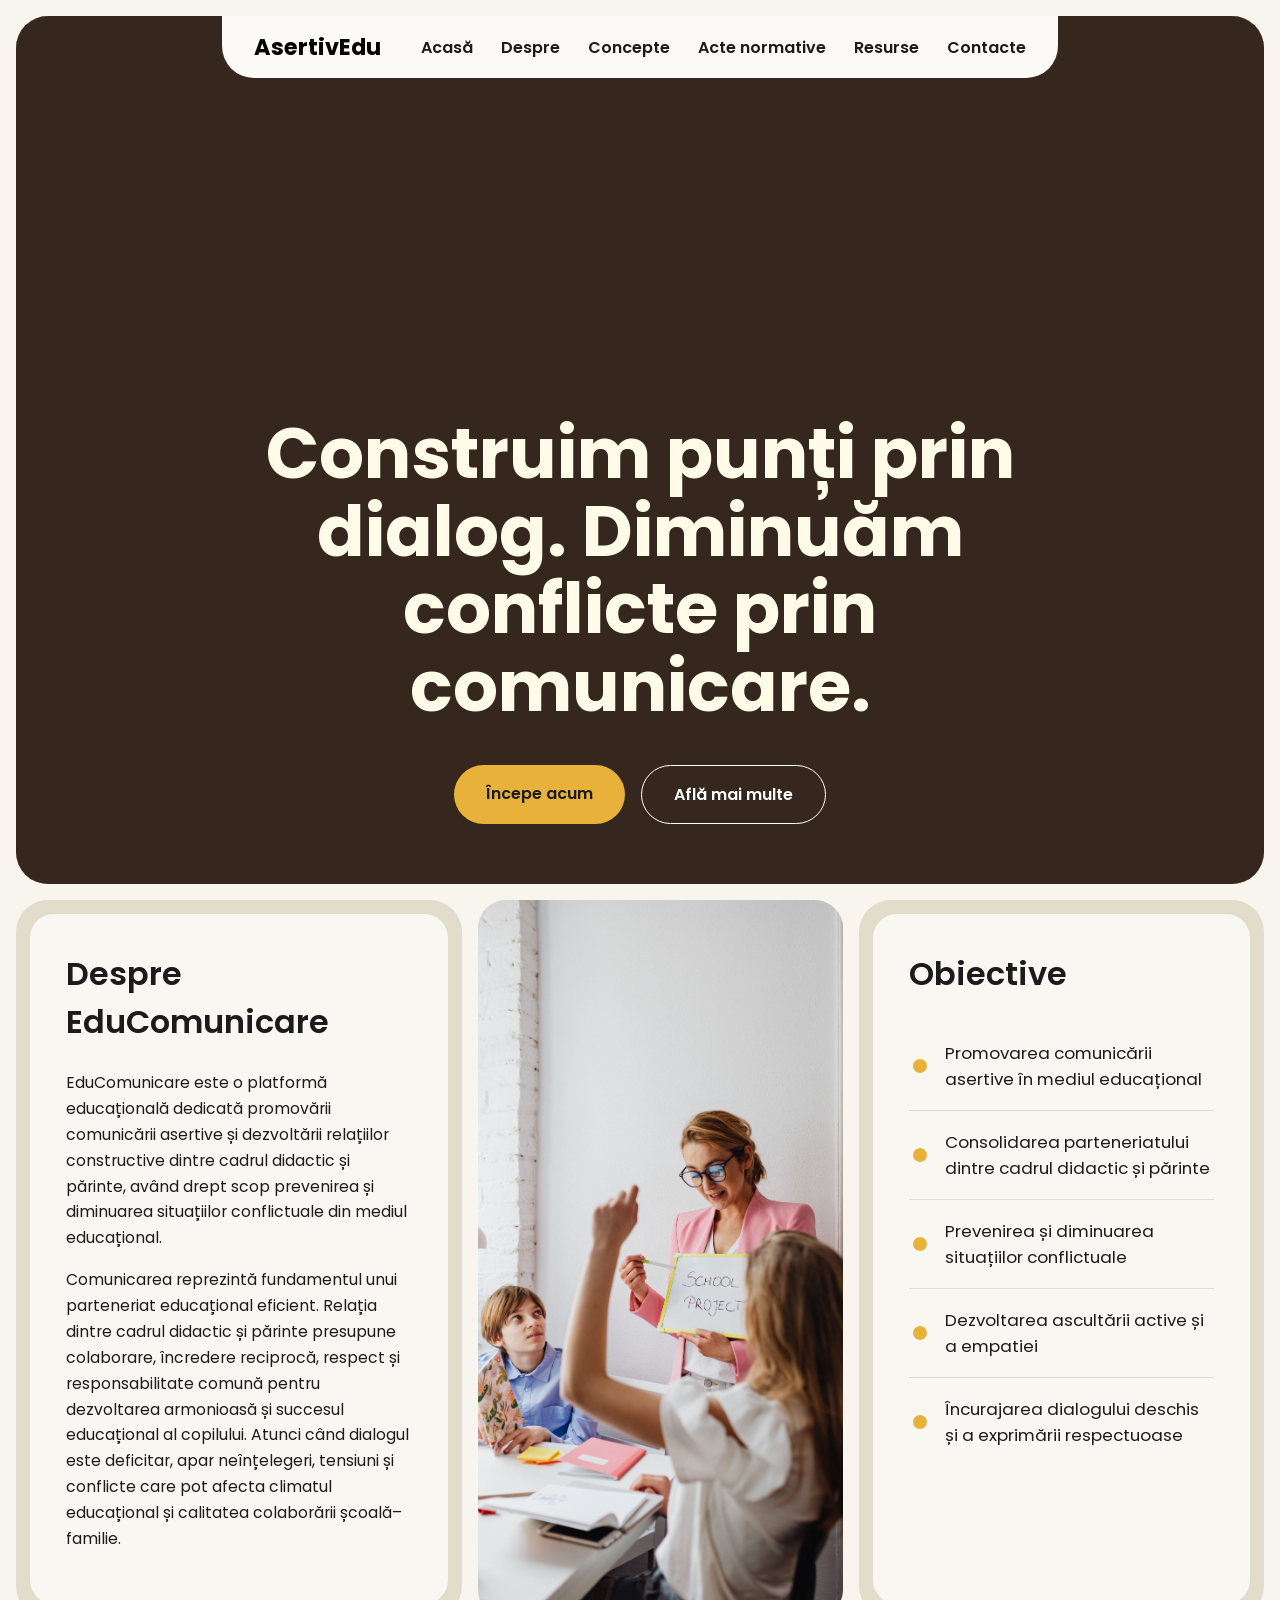
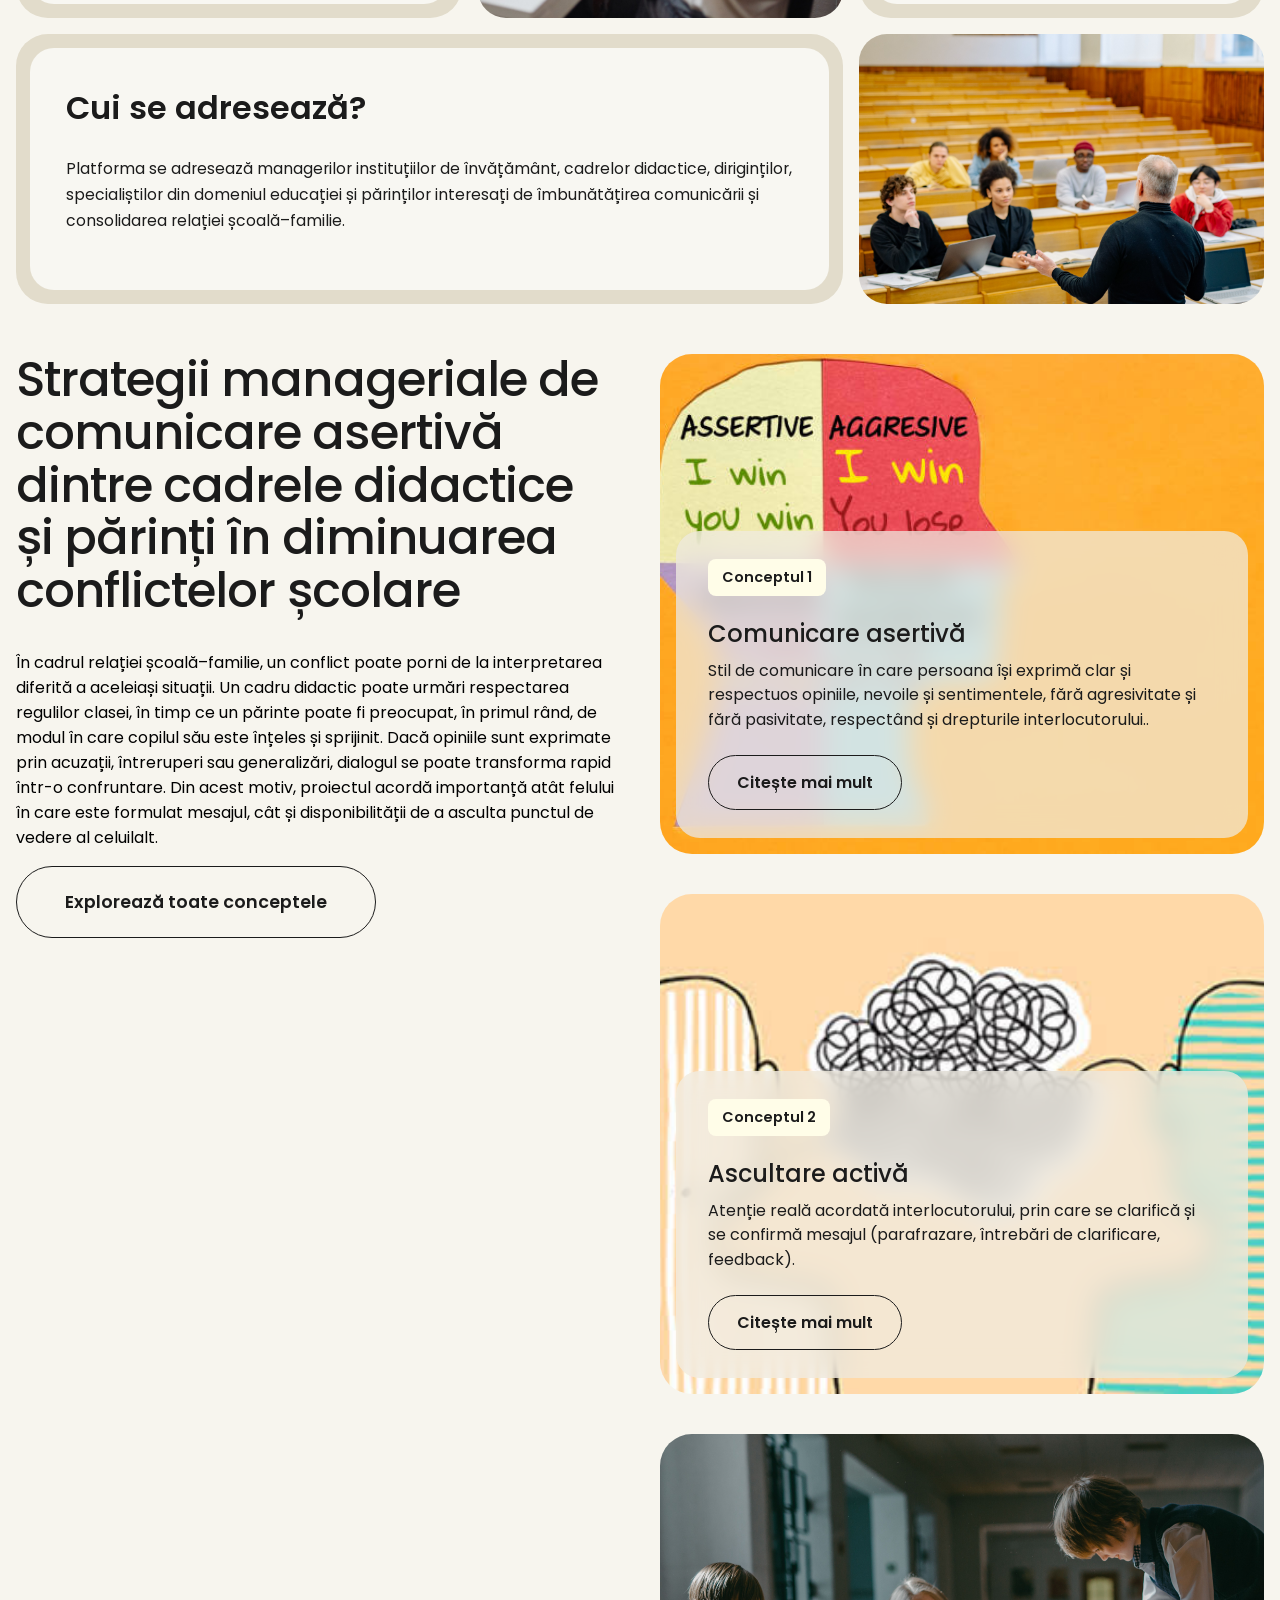
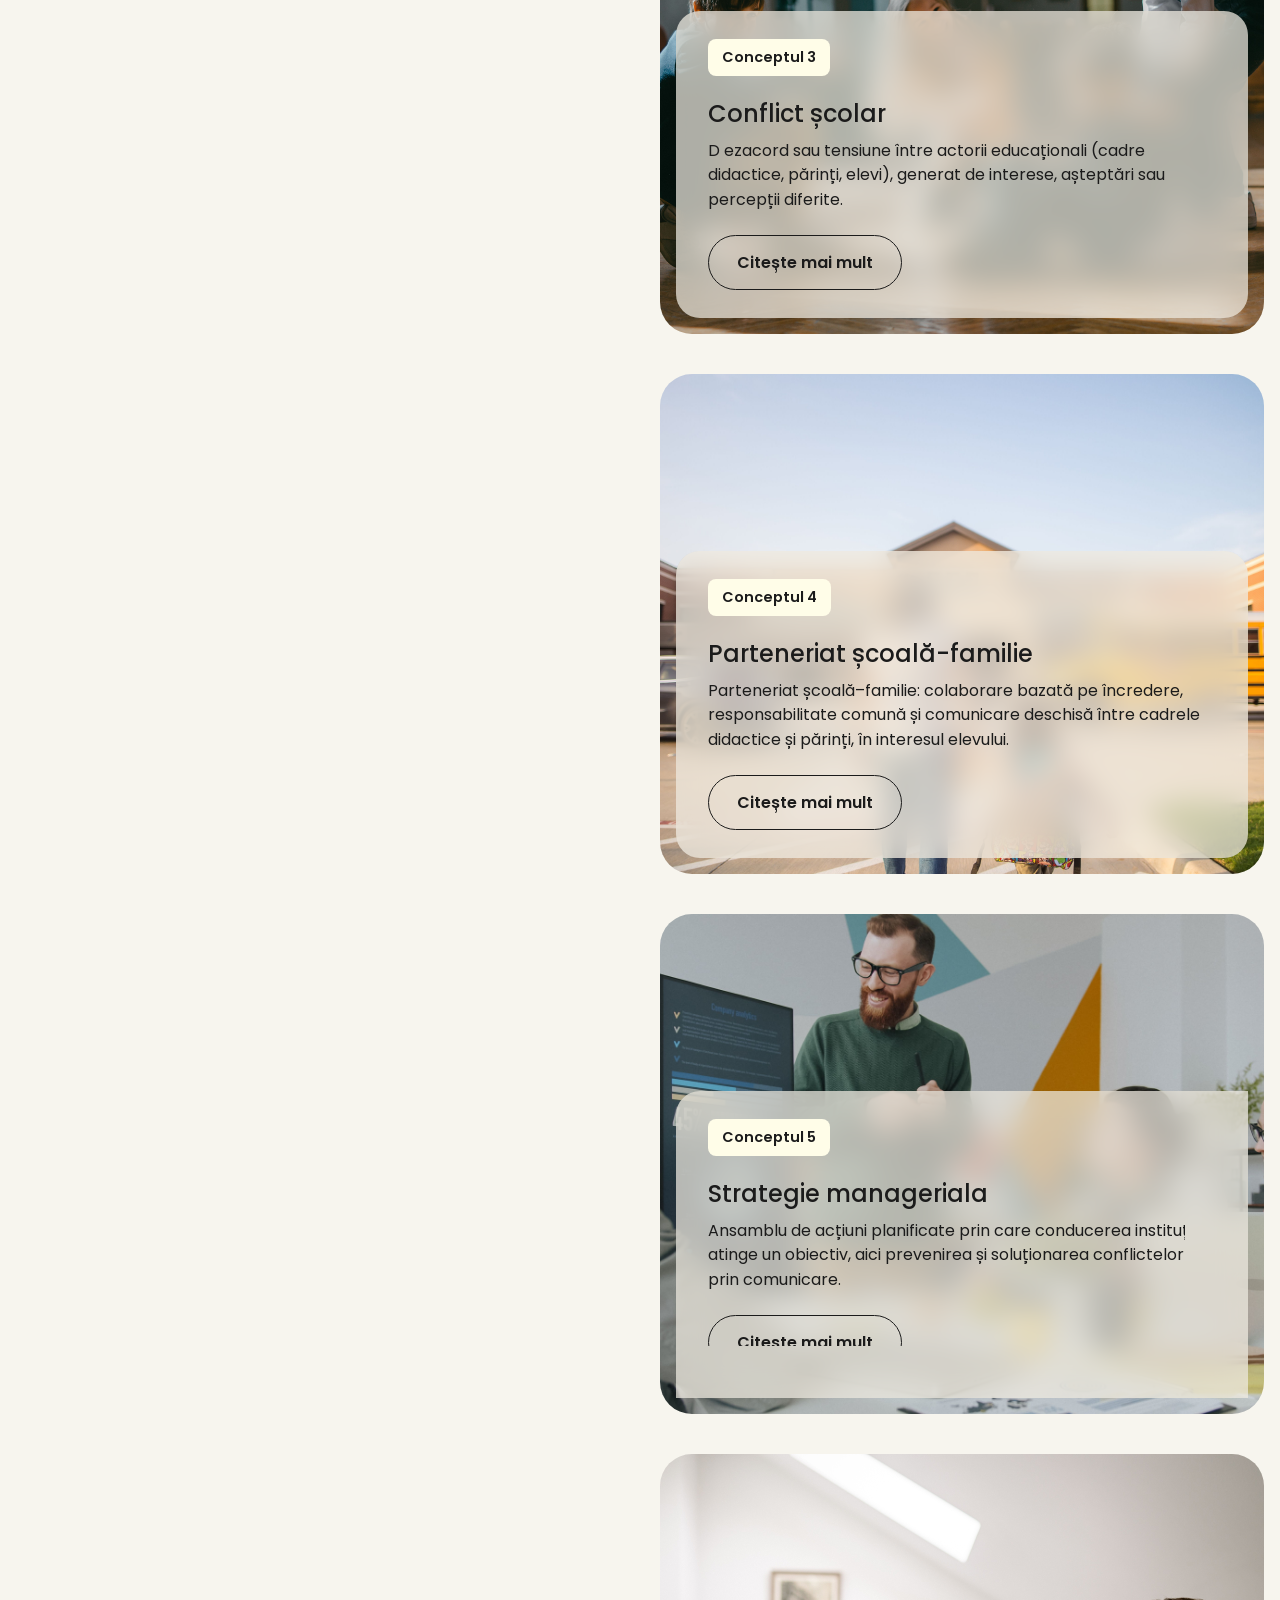
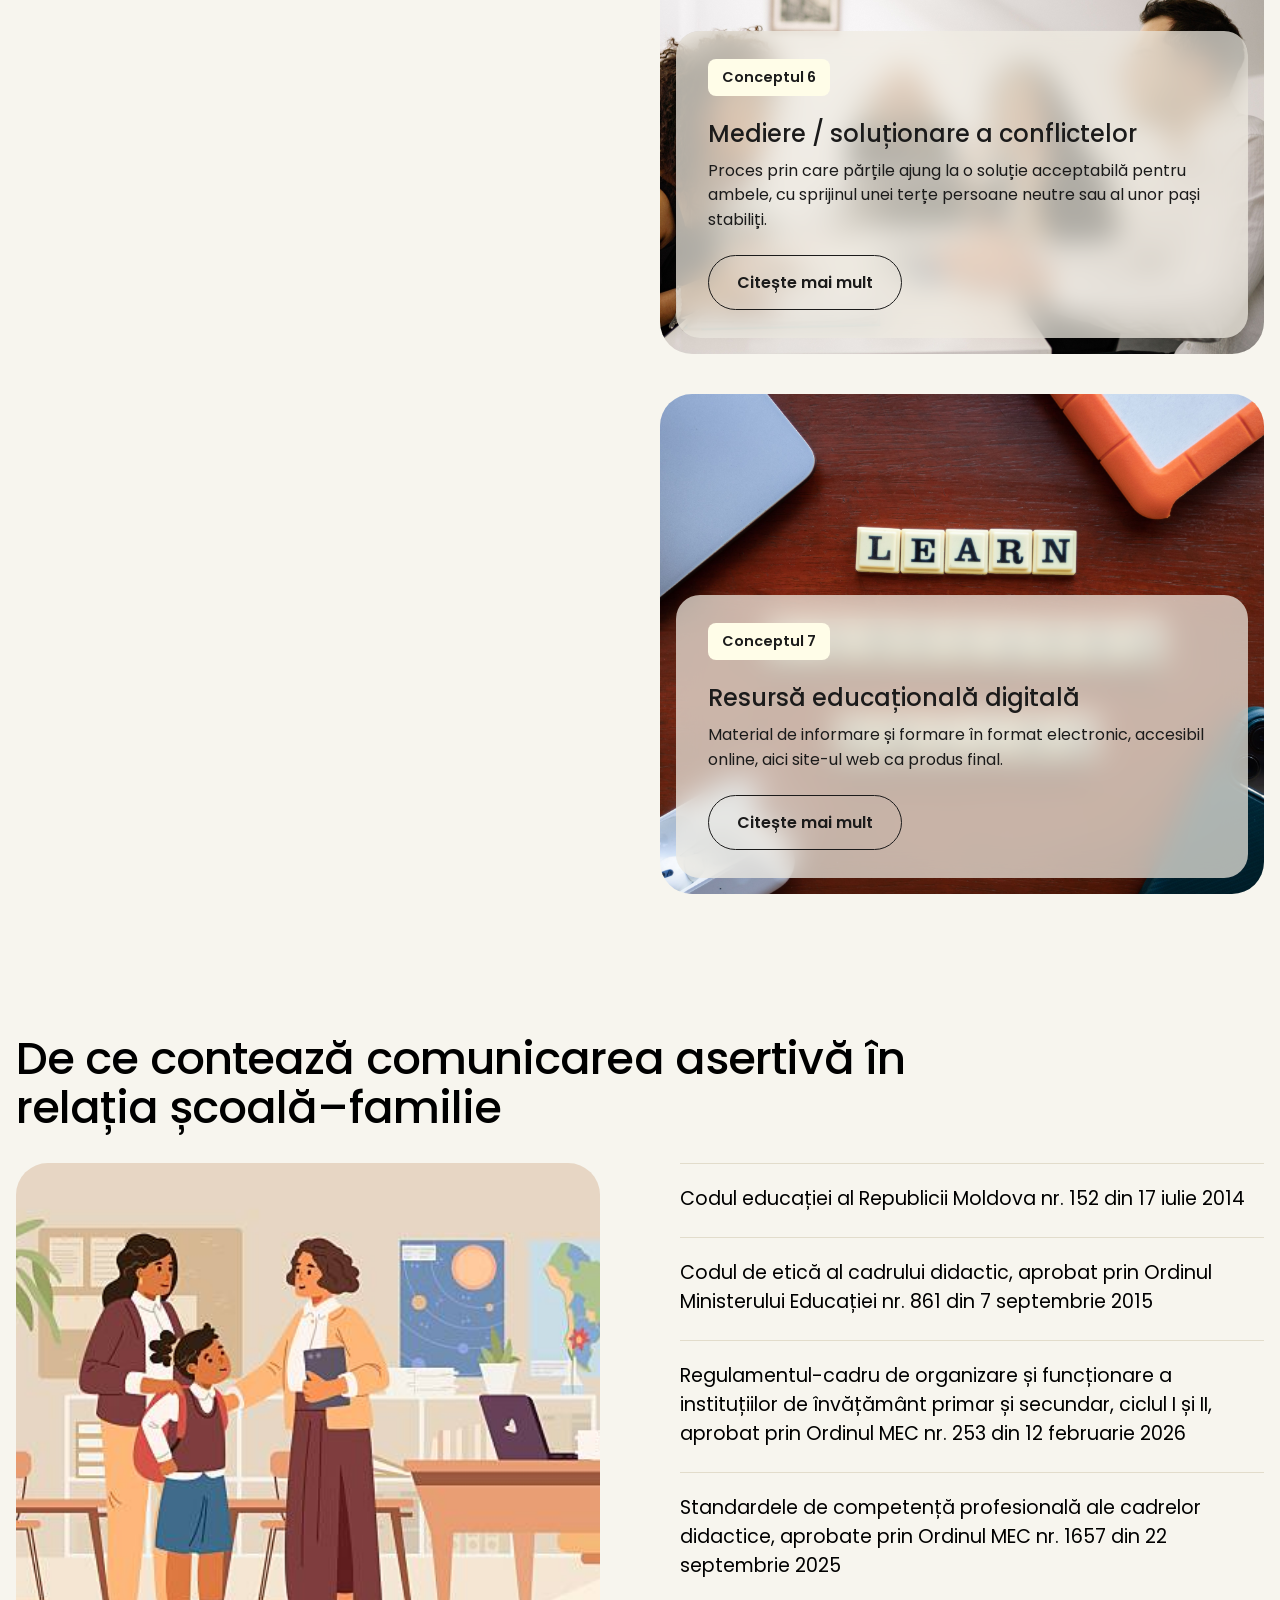
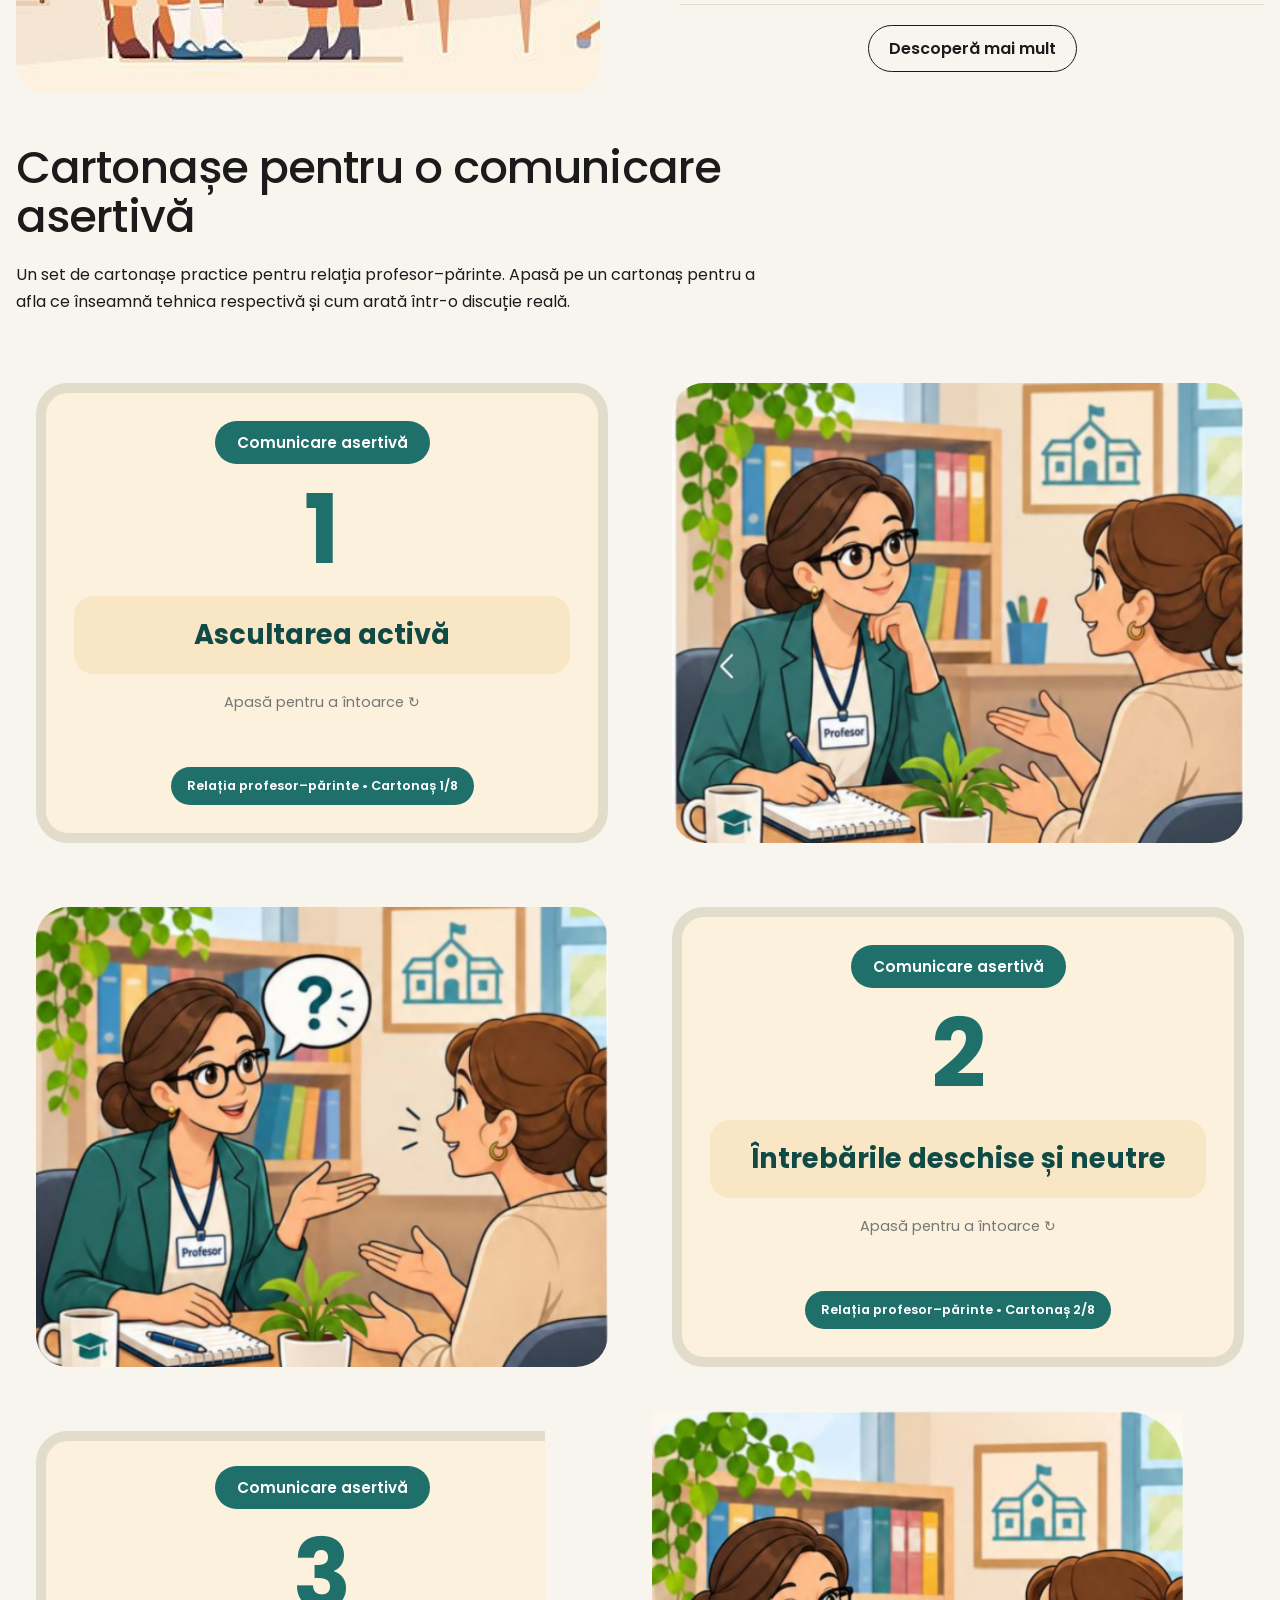
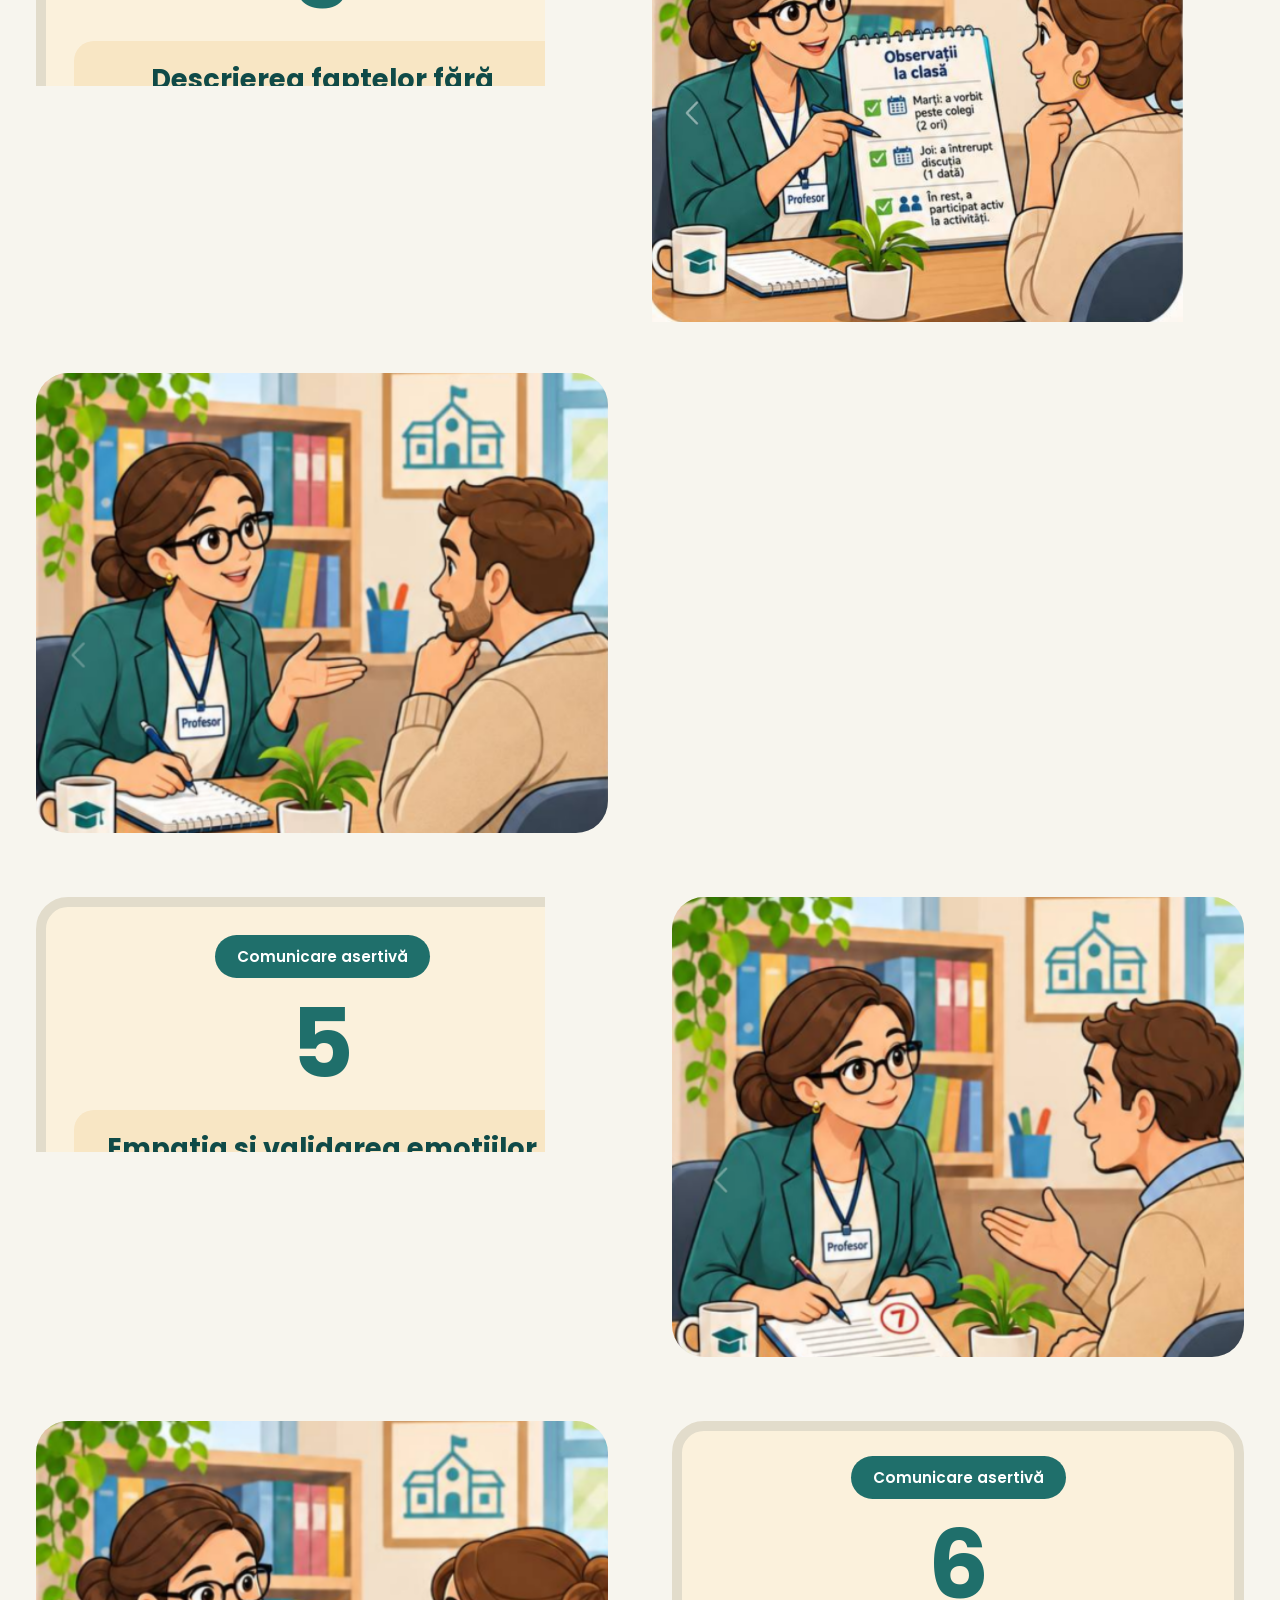
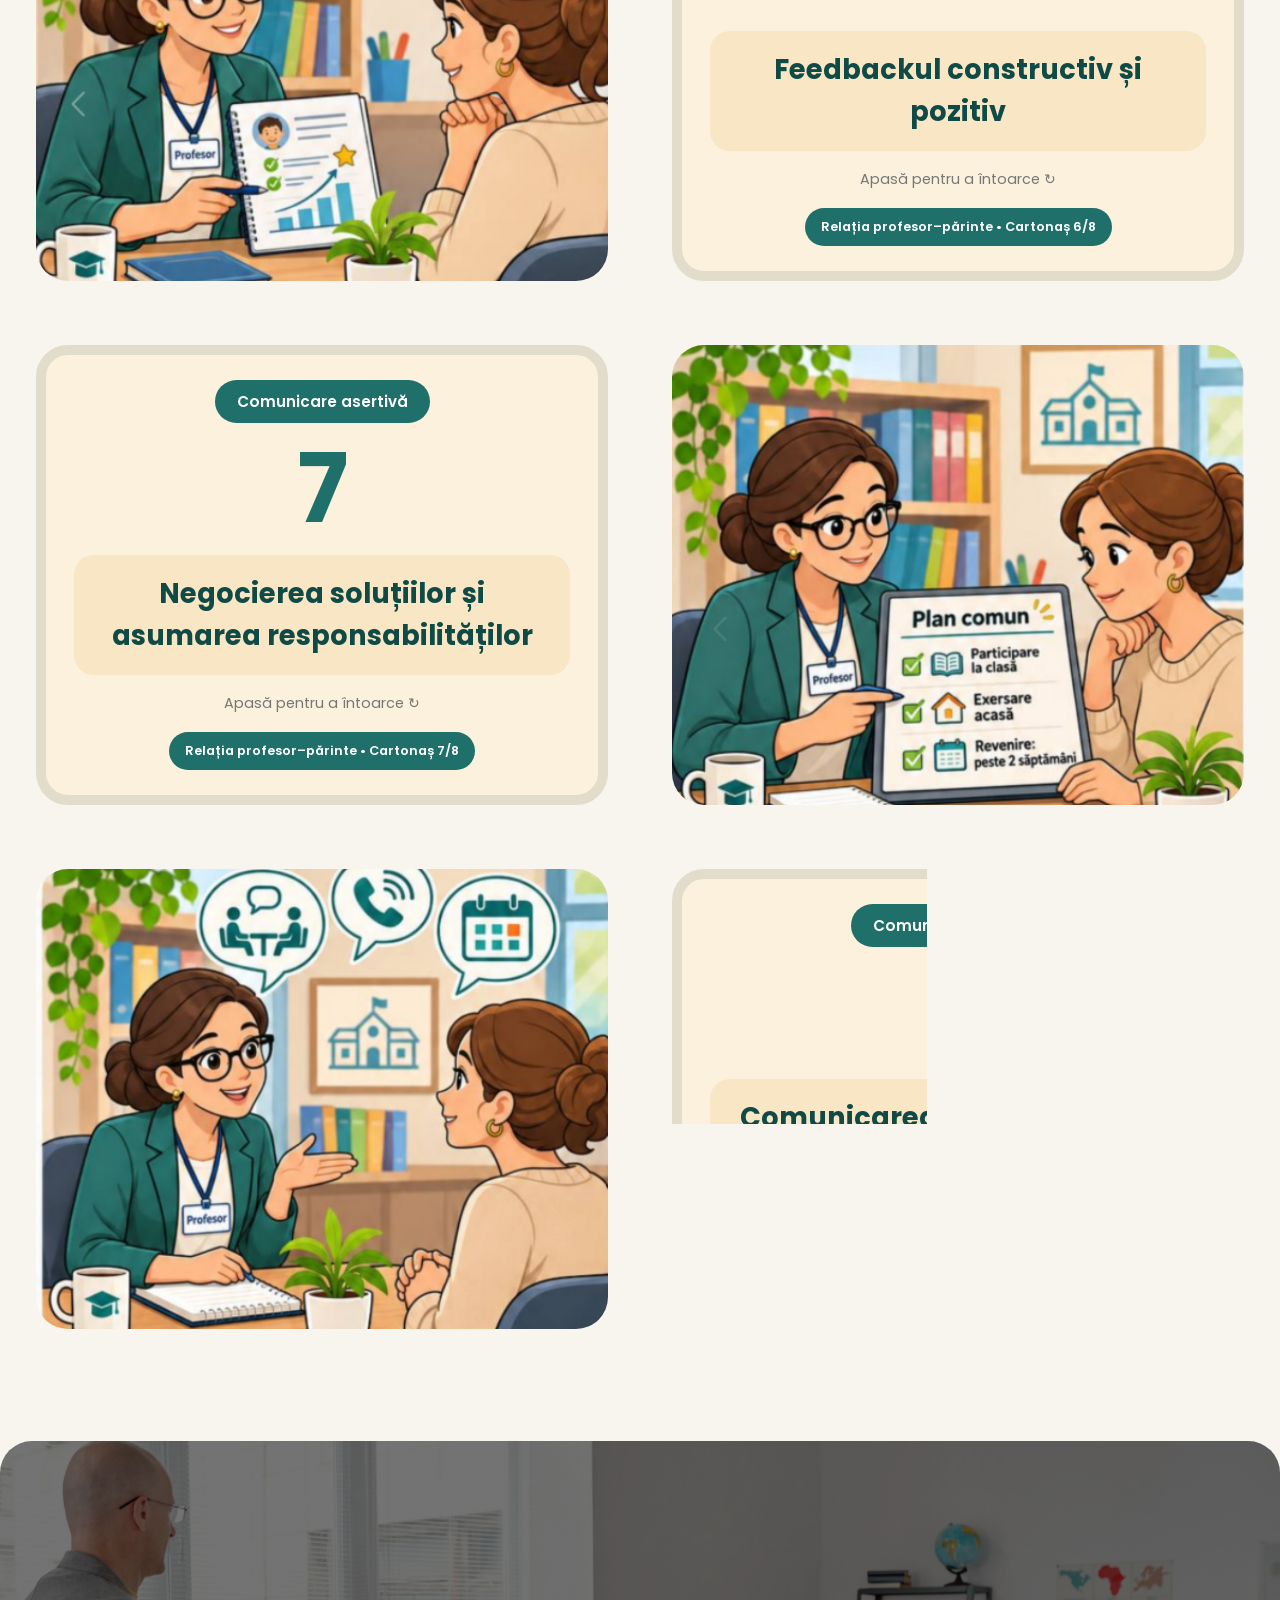
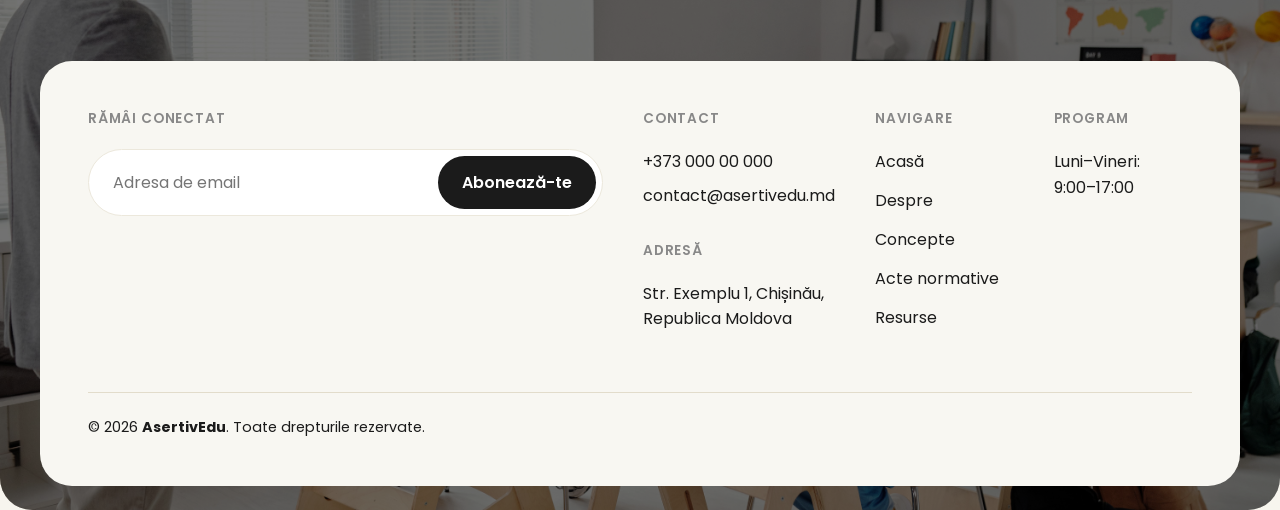
<file: index.html>
<!DOCTYPE html>
<html lang="ro">

<head>
    <meta charset="UTF-8">
    <meta name="viewport" content="width=device-width, initial-scale=1.0">
    <link rel="preconnect" href="https://fonts.googleapis.com">
    <link rel="preconnect" href="https://fonts.gstatic.com" crossorigin>
    <link href="https://fonts.googleapis.com/css2?family=Poppins:wght@500;600;700&display=swap" rel="stylesheet">
    <link rel="stylesheet" href="style.css">
    <title>EduComunicare</title>
</head>

<body>
    <div class="page">

        <section class="hero">
            <div class="hero-bg">
                <video autoplay muted loop playsinline>
                    <source src="images/5734826-hd_1920_1080_30fps.mp4" type="video/mp4">
                </video>
            </div>

            <nav>
                <h2>AsertivEdu</h2>
                <a href="#acasa" target="_self">Acasă</a>
                <a href="#despre" target="_self">Despre</a>
                <a href="#concepte">Concepte</a>
                <a href="#acte_normative">Acte normative</a>
                <a href="#resurse">Resurse</a>
                <a href="#contacte">Contacte</a>
            </nav>

            <div class="hero-content">
                <h1>Construim punți prin dialog. Diminuăm conflicte prin comunicare.</h1>
                <div class="hero-buttons">
                    <a class="btn btn-gold" href="#">Începe acum</a>
                    <a class="btn btn-outline" href="#">Află mai multe</a>
                </div>
            </div>
        </section>


        <main>
            <section class="despre" id="despre">
                <div class="card">
                    <div class="card-inner">
                        <h2>Despre EduComunicare</h2>
                        <p>EduComunicare este o platformă educațională dedicată promovării comunicării asertive și
                            dezvoltării relațiilor constructive dintre cadrul didactic și părinte, având drept scop
                            prevenirea și diminuarea situațiilor conflictuale din mediul educațional.</p>
                        <p>Comunicarea reprezintă fundamentul unui parteneriat educațional eficient. Relația dintre
                            cadrul didactic și părinte presupune colaborare, încredere reciprocă, respect și
                            responsabilitate
                            comună pentru dezvoltarea armonioasă și succesul educațional al copilului. Atunci când
                            dialogul este
                            deficitar, apar neînțelegeri, tensiuni și conflicte care pot afecta climatul educațional și
                            calitatea
                            colaborării școală–familie.</p>
                    </div>
                </div>

                <div class="card-img">
                    <img src="images/pexels-karola-g-7692463.jpg" alt="Cadru didactic și părinte în dialog">
                </div>

                <div class="card">
                    <div class="card-inner">
                        <h2>Obiective</h2>
                        <ul class="obiective">
                            <li>Promovarea comunicării asertive în mediul educațional</li>
                            <li>Consolidarea parteneriatului dintre cadrul didactic și părinte</li>
                            <li>Prevenirea și diminuarea situațiilor conflictuale</li>
                            <li>Dezvoltarea ascultării active și a empatiei</li>
                            <li>Încurajarea dialogului deschis și a exprimării respectuoase</li>
                        </ul>
                    </div>
                </div>
                <div class="card adresare">
                    <div class="card-inner">
                        <h2>Cui se adresează?</h2>
                        <p>
                            Platforma se adresează managerilor instituțiilor de învățământ, cadrelor didactice,
                            diriginților, specialiștilor din domeniul educației și părinților interesați de
                            îmbunătățirea
                            comunicării și consolidarea relației școală–familie.
                        </p>
                    </div>
                </div>
                <div class="card-img">
                    <img src="images/pexels-yankrukov-8197534.jpg">
                </div>
            </section>

            <section class="concepte" id="concepte">
                <div class="programe-stanga">
                    <h2>Strategii manageriale de comunicare asertivă dintre cadrele didactice și părinți în diminuarea
                        conflictelor școlare</h2>
                    <p>În cadrul relației școală–familie, un conflict poate porni de la interpretarea diferită a
                        aceleiași situații. Un cadru
                        didactic poate urmări respectarea regulilor clasei, în timp ce un părinte poate fi preocupat, în
                        primul rând, de modul
                        în care copilul său este înțeles și sprijinit. Dacă opiniile sunt exprimate prin acuzații,
                        întreruperi sau generalizări,
                        dialogul se poate transforma rapid într-o confruntare. Din acest motiv, proiectul acordă
                        importanță atât felului în care este
                        formulat mesajul, cât și disponibilității de a asculta punctul de vedere al celuilalt.</p>
                    <a href="#" class="button-concepte">Explorează toate conceptele</a>
                </div>
                <div class="programe-dreapta">
                    <div class="program-card">
                        <div class="card-img">
                            <img src="images/istockphoto-2178686163-612x612.jpg" alt="">
                        </div>

                        <div class="program-info">
                            <span class="program-tag">Conceptul 1</span>
                            <h3>Comunicare asertivă</h3>
                            <p>Stil de comunicare în care persoana își exprimă clar și respectuos opiniile, nevoile și
                                sentimentele,
                                fără agresivitate și fără pasivitate, respectând și drepturile interlocutorului..</p>
                            <a class="program-btn" href="#">Citește mai mult</a>
                        </div>
                    </div>
                    <div class="program-card">
                        <div class="card-img">
                            <img src="images/images (7).jpg" alt="ascultare_activa_imagine">
                        </div>
                        <div class="program-info">
                            <span class="program-tag">Conceptul 2</span>
                            <h3>Ascultare activă</h3>
                            <p>Atenție reală acordată interlocutorului, prin care se clarifică și se confirmă mesajul
                                (parafrazare, întrebări de clarificare, feedback).</p>
                            <a class="program-btn" href="#">Citește mai mult</a>
                        </div>
                    </div>

                    <div class="program-card">
                        <div class="card-img">
                            <img src="images/pexels-mikhail-nilov-7929438.jpg" alt="ascultare_activa_imagine">
                        </div>
                        <div class="program-info">
                            <span class="program-tag">Conceptul 3</span>
                            <h3>Conflict școlar</h3>
                            <p>D ezacord sau tensiune între actorii educaționali (cadre didactice, părinți, elevi),
                                generat de interese, așteptări sau percepții diferite.</p>
                            <a class="program-btn" href="#">Citește mai mult</a>
                        </div>
                    </div>

                    <div class="program-card">
                        <div class="card-img">
                            <img src="images/pexels-caleboquendo-3877563.jpg" alt="ascultare_activa_imagine">
                        </div>
                        <div class="program-info">
                            <span class="program-tag">Conceptul 4</span>
                            <h3>Parteneriat școală-familie</h3>
                            <p>Parteneriat școală–familie: colaborare bazată pe încredere, responsabilitate
                                comună și comunicare deschisă între cadrele didactice și părinți, în interesul elevului.
                            </p>
                            <a class="program-btn" href="#">Citește mai mult</a>
                        </div>
                    </div>


                    <div class="program-card">
                        <div class="card-img">
                            <img src="images/pexels-silverkblack-39190486.jpg" alt="ascultare_activa_imagine">
                        </div>
                        <div class="program-info">
                            <span class="program-tag">Conceptul 5</span>
                            <h3>Strategie manageriala</h3>
                            <p>Ansamblu de acțiuni planificate prin care conducerea instituției atinge un obiectiv,
                                aici prevenirea și soluționarea conflictelor prin comunicare.</p>
                            <a class="program-btn" href="#">Citește mai mult</a>
                        </div>
                    </div>

                    <div class="program-card">
                        <div class="card-img">
                            <img src="images/pexels-yankrukov-7640810.jpg" alt="ascultare_activa_imagine">
                        </div>
                        <div class="program-info">
                            <span class="program-tag">Conceptul 6</span>
                            <h3>Mediere / soluționare a conflictelor</h3>
                            <p> Proces prin care părțile ajung la o soluție acceptabilă pentru ambele, cu sprijinul unei
                                terțe persoane neutre sau al unor pași stabiliți.</p>
                            <a class="program-btn" href="#">Citește mai mult</a>
                        </div>
                    </div>


                    <div class="program-card">
                        <div class="card-img">
                            <img src="images/pexels-ling-app-387368942-14814060.jpg" alt="ascultare_activa_imagine">
                        </div>
                        <div class="program-info">
                            <span class="program-tag">Conceptul 7</span>
                            <h3>Resursă educațională digitală</h3>
                            <p>Material de informare și formare în format electronic, accesibil
                                online, aici site-ul web ca produs final.</p>
                            <a class="program-btn" href="#">Citește mai mult</a>
                        </div>
                    </div>

                </div>
            </section>
            <section class="beneficii" id="acte_normative">
                <h2 class="beneficii-titlu">De ce contează comunicarea asertivă în relația școală–familie</h2>

                <div class="beneficii-grid">
                    <div class="beneficii-img">
                        <img src="images/istockphoto-2225201851-612x612.jpg" alt="Cadru didactic și părinte în dialog">
                    </div>

                    <ul class="beneficii-lista">
                        <li class="beneficiu">
                            <div>
                                <h3>Codul educației al Republicii Moldova nr. 152 din 17 iulie 2014</h3>
                            </div>
                        </li>

                        <li class="beneficiu">
                            <div>
                                <h3>Codul de etică al cadrului didactic, aprobat prin Ordinul Ministerului Educației nr.
                                    861 din 7 septembrie 2015</h3>
                            </div>
                        </li>

                        <li class="beneficiu">
                            <div>
                                <h3>Regulamentul-cadru de organizare și funcționare a instituțiilor de învățământ primar
                                    și secundar, ciclul I și II, aprobat prin Ordinul MEC nr. 253 din 12 februarie 2026
                                </h3>
                            </div>
                        </li>

                        <li class="beneficiu">
                            <div>
                                <h3>Standardele de competență profesională ale cadrelor didactice, aprobate prin Ordinul
                                    MEC nr. 1657 din 22 septembrie 2025</h3>
                            </div>
                        </li>
                        <div class="buton-container">
                            <a class="button-acte" href="acte.html">Descoperă mai mult</a>
                        </div>
                    </ul>

                </div>
            </section>

            <section class="resurse" id="resurse">

                <div class="resurse-intro">
                    <h2>Cartonașe pentru o comunicare asertivă</h2>
                    <p>Un set de cartonașe practice pentru relația profesor–părinte. Apasă pe un cartonaș pentru
                        a afla ce înseamnă tehnica respectivă și cum arată într-o discuție reală.</p>
                </div>
                <div class="cartonase">

                    <div class="rand">

                        <div class="flip" role="button" tabindex="0" aria-pressed="false"
                            aria-label="Cartonaș 1: Ascultarea activă. Apasă pentru a întoarce.">
                            <div class="flip-inner">

                                <!-- Fața din față -->
                                <div class="face front">
                                    <span class="c-eticheta">Comunicare asertivă</span>
                                    <span class="c-numar">1</span>
                                    <h3>Ascultarea activă</h3>
                                    <span class="c-hint">Apasă pentru a întoarce ↻</span>
                                    <span class="c-footer">Relația profesor–părinte • Cartonaș 1/8</span>
                                </div>

                                <!-- Fața din spate -->
                                <div class="face back">
                                    <div class="c-panou c-inseamna">
                                        <h4>Ce înseamnă?</h4>
                                        <p>Profesorul îi oferă părintelui timp să explice situația, nu îl întrerupe,
                                            pune
                                            întrebări de clarificare și verifică dacă a înțeles corect mesajul.</p>
                                    </div>
                                    <div class="c-panou c-exemplu">
                                        <h4><span aria-hidden="true">💡</span> Exemplu</h4>
                                        <p>„Înțeleg. Ca să pot înțelege mai bine, îmi puteți spune ce ați observat
                                            acasă?”</p>
                                    </div>
                                    <span class="c-footer">Relația profesor–părinte • Cartonaș 1/8</span>
                                </div>

                            </div>
                        </div>
                        <div class="rand-img">
                            <img src="images/tehnici/1.png">
                        </div>
                    </div>



                    <div class="rand">
                        <!-- ===== CARTONAȘ 2 (șablon: copiază blocul și schimbă textele) ===== -->
                        <div class="flip" role="button" tabindex="0" aria-pressed="false"
                            aria-label="Cartonaș 2. Apasă pentru a întoarce.">
                            <div class="flip-inner">
                                <div class="face front">
                                    <span class="c-eticheta">Comunicare asertivă</span>
                                    <span class="c-numar">2</span>
                                    <h3>Întrebările deschise și neutre</h3>
                                    <span class="c-hint">Apasă pentru a întoarce ↻</span>
                                    <span class="c-footer">Relația profesor–părinte • Cartonaș 2/8</span>
                                </div>
                                <div class="face back">
                                    <div class="c-panou c-inseamna">
                                        <h4>Ce înseamnă?</h4>
                                        <p>Întrebările încep cu
                                            «Ce?», «Cum?» sau
                                            «În ce situații?» și
                                            încurajează relatarea
                                            faptelor. Sunt evitate
                                            reproșurile și
                                            întrebarea «De ce?»
                                            folosită acuztor.</p>
                                    </div>
                                    <div class="c-panou c-exemplu">
                                        <h4><span aria-hidden="true">💡</span> Exemplu</h4>
                                        <p>„Ce dificultăți întâmpinați atunci
                                            când îl ajutați la teme?"</p>
                                    </div>
                                    <span class="c-footer">Relația profesor–părinte • Cartonaș 2/8</span>
                                </div>
                            </div>
                        </div>


                        <div class="rand-img">
                            <img src="images/tehnici/2.png">
                        </div>
                    </div>

                    <div class="rand">

                        <div class="flip" role="button" tabindex="0" aria-pressed="false"
                            aria-label="Cartonaș 2. Apasă pentru a întoarce.">
                            <div class="flip-inner">
                                <div class="face front">
                                    <span class="c-eticheta">Comunicare asertivă</span>
                                    <span class="c-numar">3</span>
                                    <h3>Descrierea faptelor fără etichete</h3>
                                    <span class="c-hint">Apasă pentru a întoarce ↻</span>
                                    <span class="c-footer">Relația profesor–părinte • Cartonaș 3/8</span>
                                </div>
                                <div class="face back">
                                    <div class="c-panou c-inseamna">
                                        <h4>Ce înseamnă?</h4>
                                        <p>Profesorul comunică
                                            observații specifice
                                            și verificabile, nu
                                            judecăți generale.
                                            Astfel, discuția se
                                            concentrează pe
                                            situație și pe
                                            soluții.</p>
                                    </div>
                                    <div class="c-panou c-exemplu">
                                        <h4><span aria-hidden="true">💡</span> Exemplu</h4>
                                        <p>„În această săptămână a vorbit de câteva
                                            ori peste colegi. Aș vrea să vedem cum îl
                                            putem ajuta."</p>
                                    </div>
                                    <span class="c-footer">Relația profesor–părinte • Cartonaș 3/8</span>
                                </div>
                            </div>
                        </div>

                        <div calss="rand-img">
                            <img src="images/tehnici/3.png">
                        </div>
                    </div>

                    <div class="rand">
                        <div class="flip" role="button" tabindex="0" aria-pressed="false"
                            aria-label="Cartonaș 2. Apasă pentru a întoarce.">
                            <div class="flip-inner">
                                <div class="face front">
                                    <span class="c-eticheta">Comunicare asertivă</span>
                                    <span class="c-numar">4</span>
                                    <h3>Mesajul la persoana 1</h3>
                                    <span class="c-hint">Apasă pentru a întoarce ↻</span>
                                    <span class="c-footer">Relația profesor–părinte • Cartonaș 4/8</span>
                                </div>
                                <div class="face back">
                                    <div class="c-panou c-inseamna">
                                        <h4>Ce înseamnă?</h4>
                                        <p>Cadrul didactic își
                                            exprimă clar
                                            observația și
                                            preocuparea, fără a
                                            atribui intenții
                                            negative părintelui.
                                            Mesajul rămâne
                                            ferm si respectuos.</p>
                                    </div>
                                    <div class="c-panou c-exemplu">
                                        <h4><span aria-hidden="true">💡</span> Exemplu</h4>
                                        <p>„Observ că temele sunt adesea incomplete
                                            și mă preocupă acest lucru. Vă propun să
                                            stabilim împreună un mod de sprijin."</p>
                                    </div>
                                    <span class="c-footer">Relația profesor–părinte • Cartonaș 4/8</span>
                                </div>
                            </div>
                        </div>

                        <div class="rand-img">
                            <img src="images/tehnici/4.png">
                        </div>
                    </div>

                    <div class="rand">
                        <div class="flip" role="button" tabindex="0" aria-pressed="false"
                            aria-label="Cartonaș 2. Apasă pentru a întoarce.">
                            <div class="flip-inner">
                                <div class="face front">
                                    <span class="c-eticheta">Comunicare asertivă</span>
                                    <span class="c-numar">5</span>
                                    <h3>Empatia și validarea emoțiilor</h3>
                                    <span class="c-hint">Apasă pentru a întoarce ↻</span>
                                    <span class="c-footer">Relația profesor–părinte • Cartonaș 5/8</span>
                                </div>
                                <div class="face back">
                                    <div class="c-panou c-inseamna">
                                        <h4>Ce înseamnă?</h4>
                                        <p>Profesorul
                                            recunoaște
                                            emoțiile părintelui
                                            și menține un cadru
                                            calm de dialog,
                                            fără a amplifica
                                            tensiunea.</p>
                                    </div>
                                    <div class="c-panou c-exemplu">
                                        <h4><span aria-hidden="true">💡</span> Exemplu</h4>
                                        <p>„Înțeleg că această notă v-a nemulțumit.
                                            Haideți să analizăm împreună lucrarea și
                                            criteriile de evaluare."</p>
                                    </div>
                                    <span class="c-footer">Relația profesor–părinte • Cartonaș 6/8</span>
                                </div>
                            </div>
                        </div>

                        <div class="rand-img">
                            <img src="images/tehnici/5.png">
                        </div>
                    </div>

                    <div class="rand">
                        <div class="flip" role="button" tabindex="0" aria-pressed="false"
                            aria-label="Cartonaș 2. Apasă pentru a întoarce.">
                            <div class="flip-inner">
                                <div class="face front">
                                    <span class="c-eticheta">Comunicare asertivă</span>
                                    <span class="c-numar">6</span>
                                    <h3>Feedbackul constructiv și pozitiv</h3>
                                    <span class="c-hint">Apasă pentru a întoarce ↻</span>
                                    <span class="c-footer">Relația profesor–părinte • Cartonaș 6/8</span>
                                </div>
                                <div class="face back">
                                    <div class="c-panou c-inseamna">
                                        <h4>Ce înseamnă?</h4>
                                        <p>Feedbackul
                                            pornește de la
                                            progrese și
                                            comportamente
                                            concrete, clarifică
                                            dificultatea și
                                            propune o acțiune
                                            realizabilă.</p>
                                    </div>
                                    <div class="c-panou c-exemplu">
                                        <h4><span aria-hidden="true">💡</span> Exemplu</h4>
                                        <p>„Am observat că participă mai mult la ore.
                                            Mai are dificultăți la citire; putem exersa
                                            zilnic câte 10 minute."
                                            itatilor</p>
                                    </div>
                                    <span class="c-footer">Relația profesor–părinte • Cartonaș 6/8</span>
                                </div>
                            </div>
                        </div>

                        <div class="rand-img">
                            <img src="images/tehnici/6.png">
                        </div>

                    </div>

                    <div class="rand">
                        <div class="flip" role="button" tabindex="0" aria-pressed="false"
                            aria-label="Cartonaș 2. Apasă pentru a întoarce.">
                            <div class="flip-inner">
                                <div class="face front">
                                    <span class="c-eticheta">Comunicare asertivă</span>
                                    <span class="c-numar">7</span>
                                    <h3>Negocierea soluțiilor și asumarea responsabilităților</h3>
                                    <span class="c-hint">Apasă pentru a întoarce ↻</span>
                                    <span class="c-footer">Relația profesor–părinte • Cartonaș 7/8</span>
                                </div>
                                <div class="face back">
                                    <div class="c-panou c-inseamna">
                                        <h4>Ce înseamnă?</h4>
                                        <p>Părintele este
                                            implicat în
                                            identificarea
                                            opțiunilor, iar
                                            profesorul propune
                                            pași concreți,
                                            responsabili și un
                                            moment de revenire
                                            asupra rezultatelor.</p>
                                    </div>
                                    <div class="c-panou c-exemplu">
                                        <h4><span aria-hidden="true">💡</span> Exemplu</h4>
                                        <p>„Ce credeți că ar funcționa acasă? Eu pot
                                            urmări participarea la clasă; putem discuta
                                            din nou peste două săptămâni."
                                        </p>
                                    </div>
                                    <span class="c-footer">Relația profesor–părinte • Cartonaș 7/8</span>
                                </div>
                            </div>
                        </div>

                        <div class="rand-img">
                            <img src="images/tehnici/7.png">
                        </div>
                    </div>

                    <div class="rand">
                        <div class="flip" role="button" tabindex="0" aria-pressed="false"
                            aria-label="Cartonaș 2. Apasă pentru a întoarce.">
                            <div class="flip-inner">
                                <div class="face front">
                                    <span class="c-eticheta">Comunicare asertivă</span>
                                    <span class="c-numar">8</span>
                                    <h3>Comunicarea bidirecțională și adaptată familiei</h3>
                                    <span class="c-hint">Apasă pentru a întoarce ↻</span>
                                    <span class="c-footer">Relația profesor–părinte • Cartonaș 8/8</span>
                                </div>


                                <div class="face back">
                                    <div class="c-panou c-inseamna">
                                        <h4>Ce înseamnă?</h4>
                                        <p>Mesajele către
                                            părinți sunt clare
                                            și accesibile, iar
                                            profesorul ține
                                            cont de timpul,
                                            nevoile și
                                            posibilitățile
                                            familiei.</p>
                                    </div>
                                    <div class="c-panou c-exemplu">
                                        <h4><span aria-hidden="true">💡</span> Exemplu</h4>
                                        <p>„Ce credeți că ar funcționa acasă? Eu pot
                                            urmări participarea la clasă; putem discuta
                                            din nou peste două săptămâni."
                                        </p>
                                    </div>
                                    <span class="c-footer">Relația profesor–părinte • Cartonaș 8/8</span>


                                </div>
                            </div>

                        </div>

                        <div class="rand-img">
                            <img src="images/tehnici/8.png">
                        </div>
                    </div>
                </div>
    </div>

    </div>

    </section>
    </main>

    <footer id="contacte">
        <section class="footer-bg">
            <div class="footer-grid">
            <div class="footer-col footer-abonare">
                <h4>Rămâi conectat</h4>
                <form class="footer-form" action="#">
                    <input type="email" placeholder="Adresa de email" aria-label="Adresa de email" required>
                    <button type="submit">Abonează-te</button>
                </form>
            </div>

            <div class="footer-col">
                <h4>Contact</h4>
                <p>+373 000 00 000</p>
                <p>contact@asertivedu.md</p>

                <h4 class="footer-sub">Adresă</h4>
                <p>Str. Exemplu 1, Chișinău,<br>Republica Moldova</p>
            </div>

            <div class="footer-col">
                <h4>Navigare</h4>
                <ul>
                    <li><a href="index.html">Acasă</a></li>
                    <li><a href="index.html#despre">Despre</a></li>
                    <li><a href="index.html#concepte">Concepte</a></li>
                    <li><a href="acte.html">Acte normative</a></li>
                    <li><a href="index.html#resurse">Resurse</a></li>
                </ul>
            </div>

            <div class="footer-col">
                <h4>Program</h4>
                <p>Luni–Vineri:<br>9:00–17:00</p>
            </div>

            </div>

            <div class="footer-jos">
                <p>© 2026 <strong>AsertivEdu</strong>. Toate drepturile rezervate.</p>
            </div>


            </div>
            </div>
        </section>
    </footer>
    </div>

    <script>
        document.querySelectorAll('.flip').forEach(function (card) {
            function toggle() {
                var on = card.classList.toggle('is-flipped');
                card.setAttribute('aria-pressed', on);
            }
            card.addEventListener('click', toggle);
            card.addEventListener('keydown', function (e) {
                if (e.key === 'Enter' || e.key === ' ') {
                    e.preventDefault();
                    toggle();
                }
            });
        });
    </script>
</body>

</html>
</file>
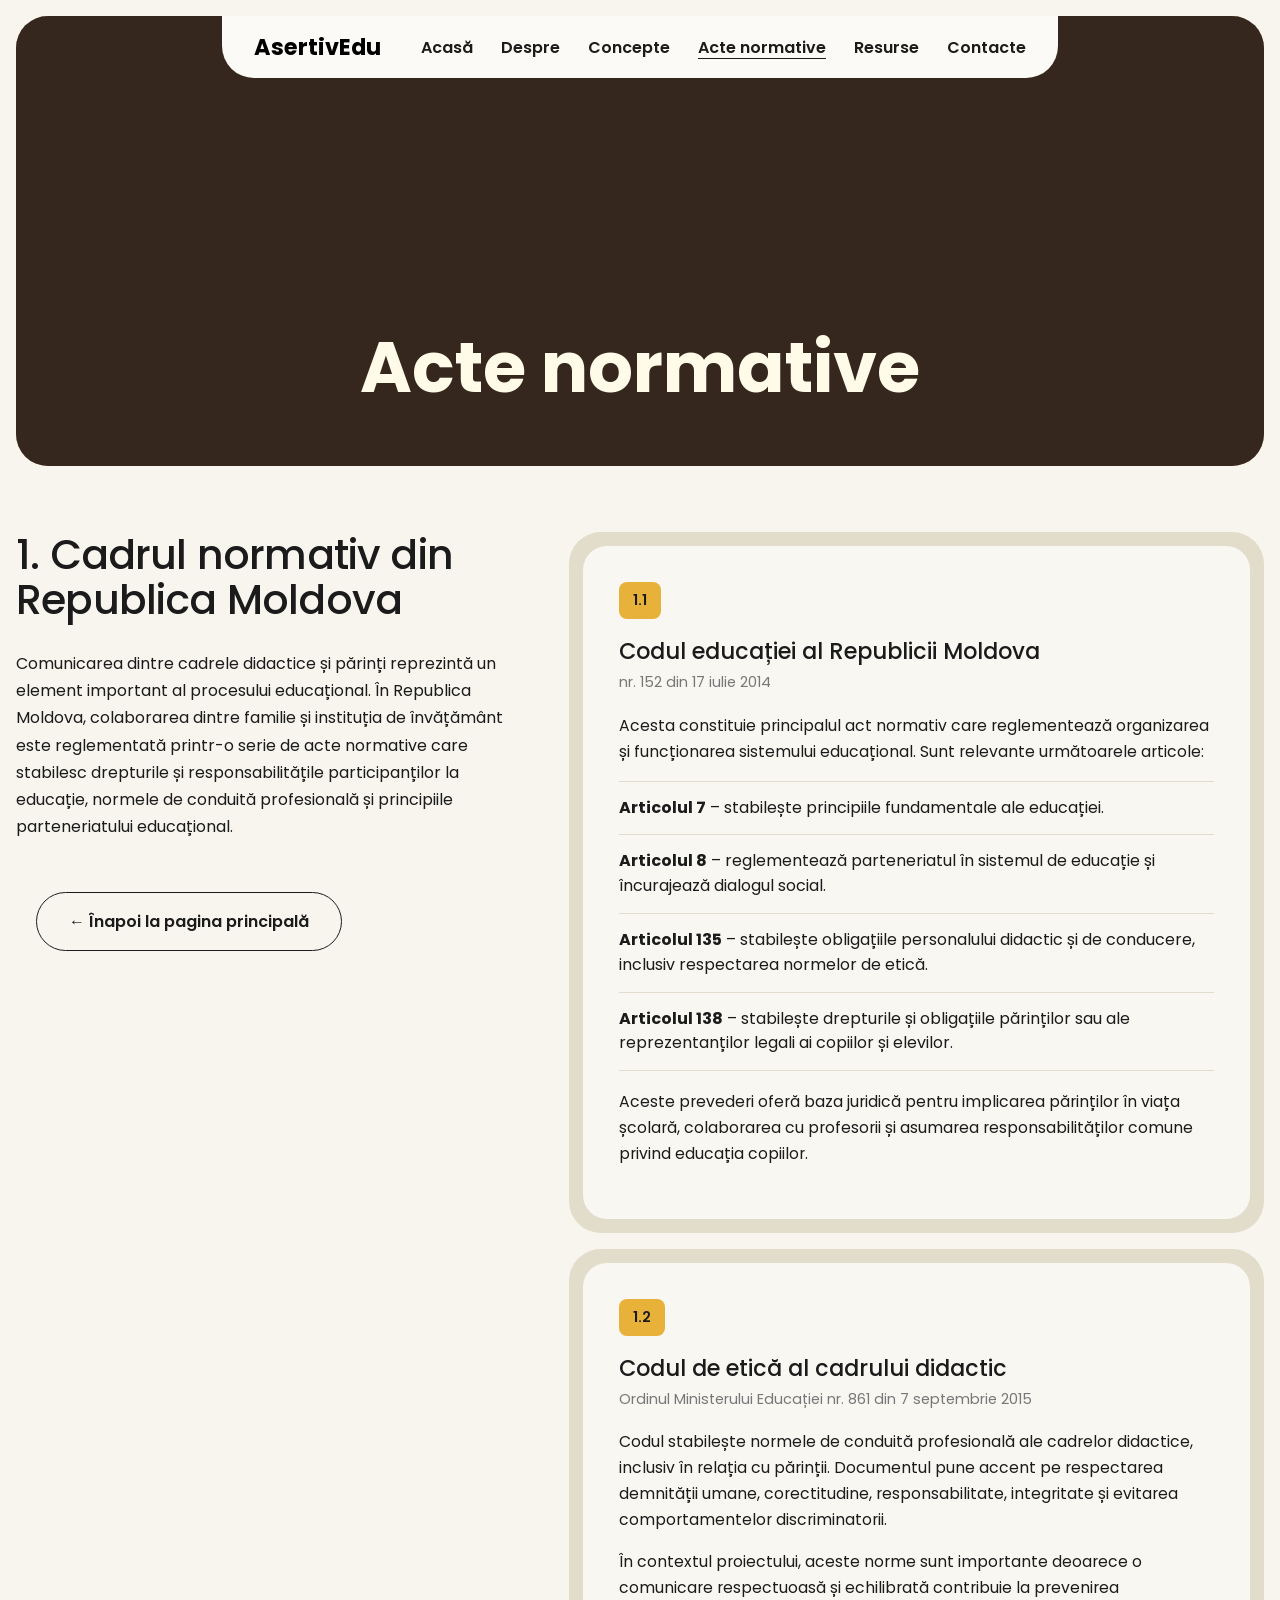
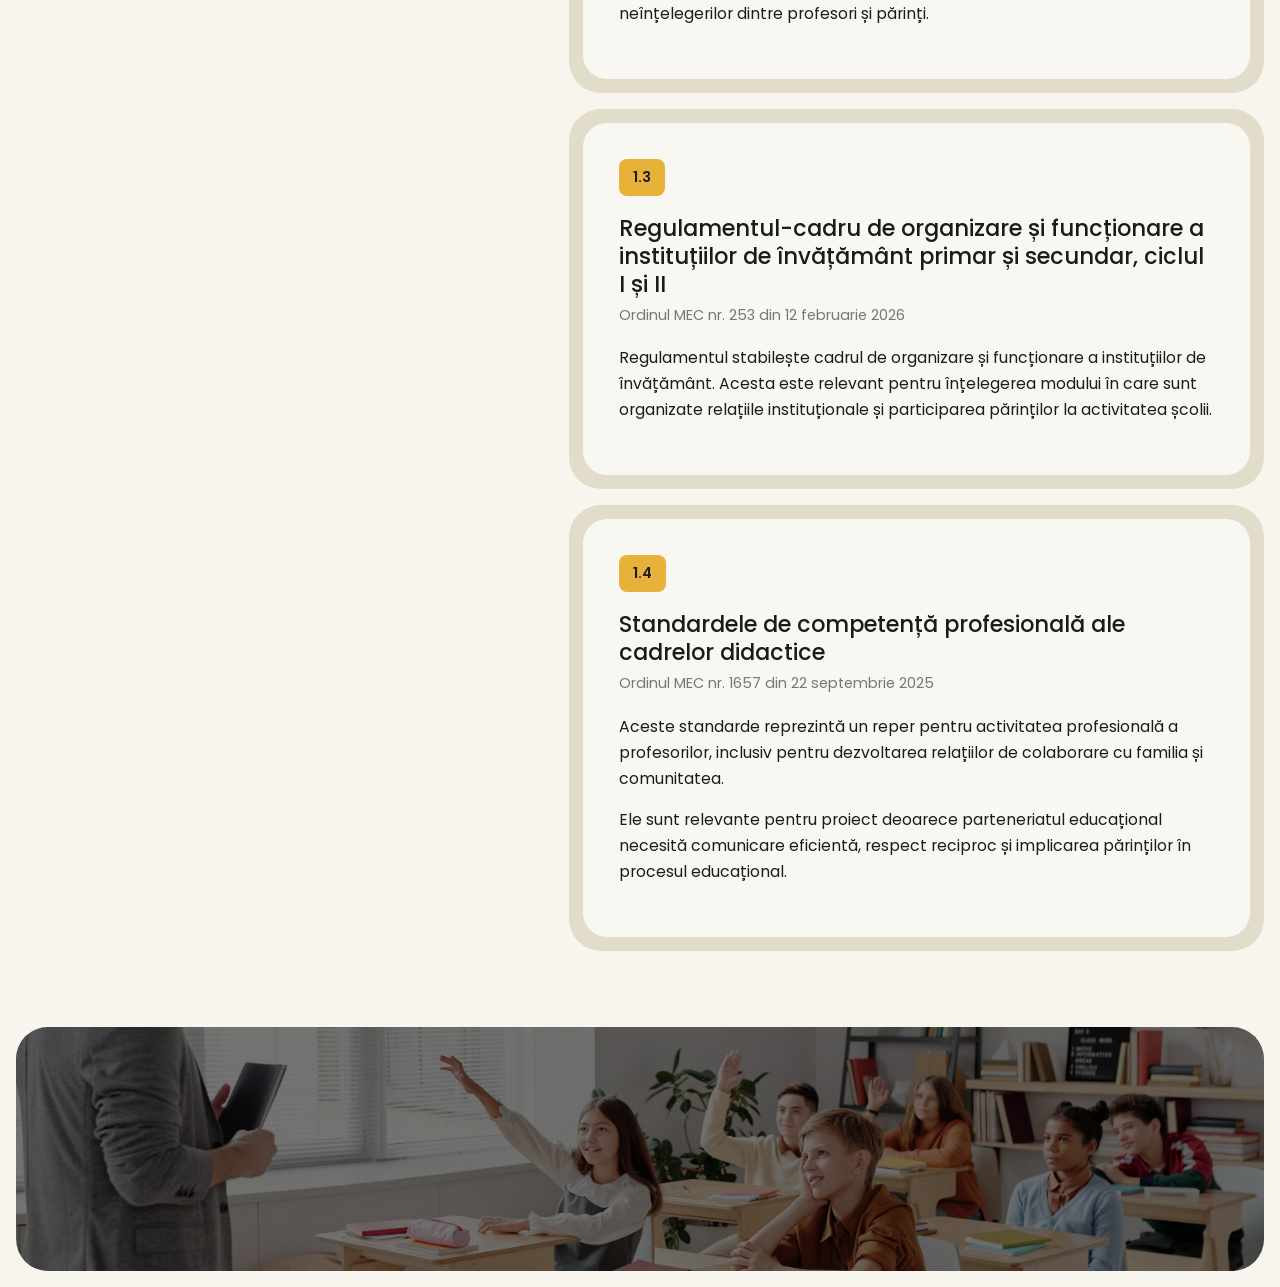
<file: acte.html>
<!DOCTYPE html>
<html lang="ro">

<head>
    <meta charset="UTF-8">
    <meta name="viewport" content="width=device-width, initial-scale=1.0">
    <link rel="preconnect" href="https://fonts.googleapis.com">
    <link rel="preconnect" href="https://fonts.gstatic.com" crossorigin>
    <link href="https://fonts.googleapis.com/css2?family=Poppins:wght@500;600;700&display=swap" rel="stylesheet">
    <link rel="stylesheet" href="style.css">
    <link rel="stylesheet" href="acte.css">
    <title>Acte normative | AsertivEdu</title>
</head>

<body>
    <div class="page">

        <section class="hero hero-mic">
            <div class="hero-bg">
                <video autoplay muted loop playsinline>
                    <source src="images/5734826-hd_1920_1080_30fps.mp4" type="video/mp4">
                </video>
            </div>

            <nav>
                <h2>AsertivEdu</h2>
                <a href="index.html">Acasă</a>
                <a href="index.html#despre">Despre</a>
                <a href="index.html#concepte">Concepte</a>
                <a href="acte-normative.html" class="activ">Acte normative</a>
                <a href="#">Resurse</a>
                <a href="#">Contacte</a>
            </nav>

            <div class="hero-content">
                <h1>Acte normative</h1>
            </div>
        </section>

        <main>
            <section class="acte">

                <!-- Stânga: titlul și introducerea (rămân fixe la derulare) -->
                <div class="acte-intro">
                    <h2>1. Cadrul normativ din Republica Moldova</h2>
                    <p>Comunicarea dintre cadrele didactice și părinți reprezintă un element important al procesului
                        educațional. În Republica Moldova, colaborarea dintre familie și instituția de învățământ este
                        reglementată printr-o serie de acte normative care stabilesc drepturile și responsabilitățile
                        participanților la educație, normele de conduită profesională și principiile parteneriatului
                        educațional.</p>
                    <a class="button-acte" href="index.html">← Înapoi la pagina principală</a>
                </div>

                <!-- Dreapta: cardurile cu actele normative -->
                <div class="acte-lista">

                    <div class="card">
                        <div class="card-inner">
                            <span class="act-tag">1.1</span>
                            <h3>Codul educației al Republicii Moldova</h3>
                            <p class="act-meta">nr. 152 din 17 iulie 2014</p>
                            <p>Acesta constituie principalul act normativ care reglementează organizarea și funcționarea
                                sistemului educațional. Sunt relevante următoarele articole:</p>
                            <ul class="articole">
                                <li><strong>Articolul 7</strong> – stabilește principiile fundamentale ale educației.</li>
                                <li><strong>Articolul 8</strong> – reglementează parteneriatul în sistemul de educație și
                                    încurajează dialogul social.</li>
                                <li><strong>Articolul 135</strong> – stabilește obligațiile personalului didactic și de
                                    conducere, inclusiv respectarea normelor de etică.</li>
                                <li><strong>Articolul 138</strong> – stabilește drepturile și obligațiile părinților sau ale
                                    reprezentanților legali ai copiilor și elevilor.</li>
                            </ul>
                            <p>Aceste prevederi oferă baza juridică pentru implicarea părinților în viața școlară,
                                colaborarea cu profesorii și asumarea responsabilităților comune privind educația
                                copiilor.</p>
                        </div>
                    </div>

                    <div class="card">
                        <div class="card-inner">
                            <span class="act-tag">1.2</span>
                            <h3>Codul de etică al cadrului didactic</h3>
                            <p class="act-meta">Ordinul Ministerului Educației nr. 861 din 7 septembrie 2015</p>
                            <p>Codul stabilește normele de conduită profesională ale cadrelor didactice, inclusiv în
                                relația cu părinții. Documentul pune accent pe respectarea demnității umane, corectitudine,
                                responsabilitate, integritate și evitarea comportamentelor discriminatorii.</p>
                            <p>În contextul proiectului, aceste norme sunt importante deoarece o comunicare respectuoasă și
                                echilibrată contribuie la prevenirea neînțelegerilor dintre profesori și părinți.</p>
                        </div>
                    </div>

                    <div class="card">
                        <div class="card-inner">
                            <span class="act-tag">1.3</span>
                            <h3>Regulamentul-cadru de organizare și funcționare a instituțiilor de învățământ primar și
                                secundar, ciclul I și II</h3>
                            <p class="act-meta">Ordinul MEC nr. 253 din 12 februarie 2026</p>
                            <p>Regulamentul stabilește cadrul de organizare și funcționare a instituțiilor de învățământ.
                                Acesta este relevant pentru înțelegerea modului în care sunt organizate relațiile
                                instituționale și participarea părinților la activitatea școlii.</p>
                        </div>
                    </div>

                    <div class="card">
                        <div class="card-inner">
                            <span class="act-tag">1.4</span>
                            <h3>Standardele de competență profesională ale cadrelor didactice</h3>
                            <p class="act-meta">Ordinul MEC nr. 1657 din 22 septembrie 2025</p>
                            <p>Aceste standarde reprezintă un reper pentru activitatea profesională a profesorilor, inclusiv
                                pentru dezvoltarea relațiilor de colaborare cu familia și comunitatea.</p>
                            <p>Ele sunt relevante pentru proiect deoarece parteneriatul educațional necesită comunicare
                                eficientă, respect reciproc și implicarea părinților în procesul educațional.</p>
                        </div>
                    </div>

                </div>
            </section>
        </main>

        <footer></footer>
    </div>
</body>

</html>
</file>
<file: style.css>
* { box-sizing: border-box; }

body {
    margin: 0;
    font-family: "Poppins", Arial, sans-serif;
    background: #f7f5ee;
}

.page { padding: 16px; }

/* ---------- HERO ---------- */
.hero {
    position: relative;
    isolation: isolate;                 /* ține videoclipul în interiorul hero-ului */
    min-height: calc(100vh - 32px);
    display: flex;
    flex-direction: column;
    align-items: center;                /* nav-ul centrat */
}

.hero-bg {
    position: absolute;
    inset: 0;
    z-index: -1;
    border-radius: 32px;
    overflow: hidden;
    background-color: #6b4f3a;
}

.hero-bg video {
    width: 100%;
    height: 100%;
    object-fit: cover;
}

.hero-bg::after {
    content: "";
    position: absolute;
    inset: 0;
    background: rgba(0, 0, 0, .5);
}

nav {
    display: flex;
    align-items: center;
    gap: 28px;
    padding: 14px 32px;
    background: #fbfaf6;
    border-radius: 0 0 32px 32px;
}

nav h2 { margin: 0 12px 0 0; font-size: 1.4rem; }
nav a { color: #1b1b1b; text-decoration: none; font-weight: 600; }
nav a:hover { text-decoration: underline; text-underline-offset: 5px; }

.hero-content {
    margin-top: auto;                   
    padding: 0 16px 60px;
    max-width: 900px;
    display: flex;
    flex-direction: column;
    align-items: center;
    text-align: center;
}

.hero-content h1 {
    margin: 0;
    font-size: clamp(2rem, 5.5vw, 4.5rem);
    line-height: 1.1;
    font-weight: 700;
    color: #fffbe8;
}

.hero-buttons {
    display: flex;
    flex-wrap: wrap;
    justify-content: center;
    gap: 16px;
    margin-top: 40px;
}

.btn {
    padding: 16px 32px;
    border-radius: 999px;
    font-weight: 600;
    text-decoration: none;
}

.btn-gold    { background: #e8b23a; color: #1b1b1b; }
.btn-outline { border: 1px solid #fff; color: #fff; }

/* ---------- DESPRE ---------- */
main { padding: 16px 0; }

.despre {
    display: grid;
    grid-template-columns: 1.1fr 0.9fr 1fr;
    gap: 16px;
    align-items: stretch;
}

.card {
    background: #e2dccb;
    border-radius: 32px;
    padding: 14px;
}

.card-inner {
    height: 100%;
    background: #f8f7f2;
    border-radius: 24px;
    padding: 36px;
    color: #1b1b1b;
}

.card-inner h2 {
    margin: 0 0 24px;
    font-size: 2rem;
    font-weight: 600;
}

.card-inner p {
    margin: 0 0 16px;
    line-height: 1.65;
    font-size: 0.98rem;
}

.card-img { border-radius: 28px; overflow: hidden; }

.card-img img {
    width: 100%;
    height: 100%;
    object-fit: cover;
    display: block;
}

.obiective { list-style: none; margin: 0; padding: 0; }

.obiective li {
    padding: 18px 0 18px 36px;
    position: relative;
    font-size: 1.05rem;
    border-bottom: 1px solid #e2dccb;
}

.obiective li:last-child { border-bottom: none; }

.obiective li::before {
    content: "";
    position: absolute;
    left: 4px;
    top: 50%;
    width: 14px;
    height: 14px;
    transform: translateY(-50%);
    border-radius: 50%;
    background: #e8b23a;
}

/* ---------- MOBIL ---------- */
@media (max-width: 900px) {
    nav { flex-wrap: wrap; justify-content: center; gap: 14px; border-radius: 0 0 24px 24px; }
    .despre { grid-template-columns: 1fr; }
    .card-img { height: 320px; }
}

.adresare {
    grid-column: 1/3;
}

.concepte {
    display: grid;
    grid-template-columns: 1fr 1fr;
    gap: 40px;
    align-items: start;
    margin-top: 50px;      /* important: fără el sticky nu funcționează */
}

.programe-stanga {
    position: sticky;
    top: 40px;               /* distanța față de marginea de sus a ecranului */
}

.programe-stanga h2 {
    margin: 0 0 32px;
    font-size: clamp(3rem, 3vw, 4.5rem);   /* mare pe desktop, se micșorează pe ecrane mici */
    font-weight: 500;                        /* subțire, ca în model */
    line-height: 1.1;                        /* rânduri apropiate */
    letter-spacing: -0.02em;                 /* litere puțin mai strânse */
    color: #1b1b1b;
}

.program-card {
    position: relative;         
    height: 500px;
    border-radius: 32px;
    overflow: hidden;            
    margin-bottom: 40px;
}

.program-card .card-img {
    height: 100%;
}

.program-card {
    position: relative;
    height: 500px;
    border-radius: 32px;
    overflow: hidden;
    margin-bottom: 40px;
}

.program-card .card-img {
    height: 100%;
    border-radius: 0;            /* colțurile le taie .program-card */
}

/* Panoul de jos, cu efect de sticlă mată */
.program-info {
    position: absolute;
    left: 16px;
    right: 16px;
    bottom: 16px;
    padding: 28px 32px;
    border-radius: 24px;
    background: rgba(240, 236, 226, .72);
    backdrop-filter: blur(14px);
    -webkit-backdrop-filter: blur(14px);
    color: #1b1b1b;
}

.program-tag {
    display: inline-block;
    padding: 8px 14px;
    border-radius: 8px;
    background: #fffde8;
    font-size: .9rem;
    font-weight: 600;
}

.program-info h3 {
    margin: 20px 0 8px;
    font-size: 1.5rem;
    font-weight: 500;
}

.program-info p {
    margin: 0 0 22px;
    line-height: 1.55;
}

.program-btn {
    display: inline-block;
    padding: 14px 28px;
    border: 1px solid #1b1b1b;
    border-radius: 999px;
    color: #1b1b1b;
    font-weight: 600;
    text-decoration: none;
    transition: background .2s, color .2s;
}

.program-btn:hover {
    background: #1b1b1b;
    color: #fff;
}

.button-concepte {
    display: inline-block;
    padding: 22px 48px;
    border: 1px solid #1b1b1b;
    border-radius: 999px;          
    background: transparent;
    color: #1b1b1b;
    font-size: 1.1rem;
    font-weight: 600;
    text-decoration: none;
    transition: background .25s, color .25s;
    
    
}

.button-concepte:hover {
    background: #1b1b1b;
    color: #fff;
}

/* ---------- BENEFICII ---------- */
.beneficii { margin-top: 100px; }

.beneficii-titlu {
    margin: 0 0 30px;
    max-width: 900px;
    font-size: clamp(1.4rem, 4.5vw, 2.8rem);
    font-weight: 500;
    line-height: 1.1;
    letter-spacing: -0.02em;
}

.beneficii-grid {
    display: grid;
    grid-template-columns: 1fr 1fr;
    gap: 80px;
    align-items: stretch;
}

.beneficii-img {
    border-radius: 32px;
    overflow: hidden;
    min-height: 530px;
}

.beneficii-img img {
    width: 100%;
    height: 100%;
    object-fit: cover;
    display: block;
}




.beneficii-lista {
    list-style: none;
    margin: 0;
    padding: 0;
    border-top: 1px solid #e2dccb;
}

.beneficiu {
    display: flex;
    align-items: flex-start;
    gap: 20px;
    padding: 20px 0;
    border-bottom: 1px solid #e2dccb;
}

.beneficiu h3 {
    margin: 0 0 4px;
    font-size: 1.2rem;
    font-weight: 400;
}

.beneficiu p {
    margin: 0;
    line-height: 1.6;
    color: #555;
}

/* Mobil */
@media (max-width: 900px) {
    .beneficii-grid { grid-template-columns: 1fr; gap: 40px; }
    .beneficii-img { min-height: 360px; }
    .beneficiu { gap: 20px; }
    .beneficiu-icon { flex-basis: 64px; height: 64px; }
}

.button-acte {
     display: inline-block;
    padding: 10px 20px;
    border: 1px solid #1b1b1b;
    border-radius: 999px;          
    background: transparent;
    color: #1b1b1b;
    font-size: 1rem;
    font-weight: 600;
    text-decoration: none;
    transition: background .25s, color .25s; 
    margin: 20px;

}

.button-acte:hover {
    background: #1b1b1b;
    color: #fff;
}

.buton-container{
    display: flex;
    justify-content: center;
    align-items: center;
}


:root {
    --teal: #1f6f6b;
    --crem: #fbf1dc;
    --bej: #f8e6c4;
    --albastru: #d9efee;
}

.resurse { margin-top: 50px; }

.resurse-intro { max-width: 760px; margin-bottom: 48px; }

.resurse-intro h2 {
    margin: 0 0 20px;
    font-size: clamp(2rem, 3.5vw, 3.2rem);
    font-weight: 500;
    line-height: 1.1;
    letter-spacing: -0.02em;
    color: #1b1b1b;
}

.resurse-intro p { margin: 0; line-height: 1.7; color: #1b1b1b; }


.cartonase {
    display: grid;
    gap: 24px;
}

.rand:nth-child(even) .rand-img { order: -1; }

.rand {
    display: grid;
    grid-template-columns: 1fr 1fr;   /* două coloane egale */
    gap: 24px;
    align-items: stretch;
}

.flip {
    perspective: 1200px;
    height: 460px;               /* mai înalt, ca textul să nu fie tăiat */
    cursor: pointer;
    outline-offset: 6px;
    margin: 20px;
}

.rand-img {
    height: 460px;
    border-radius: 32px;
    overflow: hidden;
    margin: 20px;
}

.rand-img img {
    width: 100%;
    height: 100%;
    object-fit: cover;
    display: block;
}

.flip-inner {
    position: relative;
    width: 100%;
    height: 100%;
    transition: transform .7s cubic-bezier(.4, .2, .2, 1);
    transform-style: preserve-3d;
}

.flip.is-flipped .flip-inner { transform: rotateY(180deg); }

.face {
    position: absolute;
    inset: 0;
    border-radius: 32px;
    overflow: hidden;
    backface-visibility: hidden;
    -webkit-backface-visibility: hidden;
    padding: 28px;
    display: flex;
    flex-direction: column;
    background: var(--crem);
    border: 10px solid #e2dccb;
    color: #1b1b1b;
}

.back { transform: rotateY(180deg); gap: 14px; }


.front { align-items: center; text-align: center; justify-content: center; gap: 18px; }

.c-eticheta {
    padding: 10px 22px;
    border-radius: 999px;
    background: var(--teal);
    color: #fff;
    font-weight: 600;
    font-size: .95rem;
}

.c-numar {
    font-size: 6rem;
    font-weight: 700;
    line-height: 1;
    color: var(--teal);
}

.front h3 {
    margin: 0;
    padding: 18px 20px;
    width: 100%;
    border-radius: 20px;
    background: var(--bej);
    font-size: 1.7rem;
    font-weight: 700;
    color: #0f4a47;
}

.c-hint { font-size: .9rem; color: #777; }

/* ----- Fața din spate ----- */
.c-panou { border-radius: 20px; padding: 20px 22px; }

.c-panou h4 {
    display: inline-block;
    margin: 0 0 12px;
    padding: 8px 20px;
    border-radius: 999px;
    background: var(--teal);
    color: #fff;
    font-size: 1.05rem;
    font-weight: 600;
}

.c-panou p { margin: 0; line-height: 1.55; font-size: 1rem; }

.c-inseamna { background: var(--albastru); }
.c-exemplu  { background: var(--bej); }
.c-exemplu p { font-style: italic; }

.c-footer {
    margin-top: auto;
    padding: 10px 16px;
    border-radius: 999px;
    background: var(--teal);
    color: #fff;
    font-size: .8rem;
    font-weight: 600;
    text-align: center;
}

@media (prefers-reduced-motion: reduce) {
    .flip-inner { transition: none; }
}

@media (max-width: 800px) {
    .rand { grid-template-columns: 1fr; }
    .rand:nth-child(even) .rand-img { order: 0; }   /* pe mobil: cartonaș, apoi imagine */
    .flip { height: 540px; }
    .rand-img { height: 320px; }
}

/* ---------- FOOTER ---------- */
footer {
    position: relative;
    isolation: isolate;
    margin-top: 60px;
    padding: 220px 24px 24px;        /* spațiul de sus lasă imaginea să se vadă */
    border-radius: 32px;
    overflow: hidden;
    background: #6b4f3a url("images/pexels-max-fischer-5212329.jpg") center / cover no-repeat;
}

/* stratul întunecat, ca la hero-bg */
footer::before {
    content: "";
    position: absolute;
    inset: 0;
    z-index: -1;
    background: rgba(0, 0, 0, .55);
}

.footer-bg {
    max-width: 1200px;
    margin: 0 auto;                  /* panoul centrat */
    padding: 48px;
    background: #f8f7f2;
    border-radius: 32px;
    color: #1b1b1b;
}

.footer-grid {
    display: grid;
    grid-template-columns: 1.4fr 1.2fr 1fr 1fr;
    gap: 40px;
}

.footer-col h4 {
    margin: 0 0 20px;
    font-size: .85rem;
    font-weight: 600;
    letter-spacing: .06em;
    text-transform: uppercase;
    color: #888;
}

.footer-col .footer-sub { margin-top: 32px; }

.footer-col p {
    margin: 0 0 8px;
    line-height: 1.6;
}

.footer-col ul { list-style: none; margin: 0; padding: 0; }
.footer-col li { margin-bottom: 14px; }

.footer-col a {
    color: #1b1b1b;
    text-decoration: none;
}
.footer-col a:hover { text-decoration: underline; text-underline-offset: 4px; }

/* Câmpul de email cu buton în interior */
.footer-form {
    display: flex;
    align-items: center;
    gap: 8px;
    padding: 6px;
    background: #fff;
    border: 1px solid #ece8dc;
    border-radius: 999px;
}

.footer-form input {
    flex: 1;
    min-width: 0;
    padding: 0 18px;
    border: none;
    outline: none;
    background: transparent;
    font: inherit;
}

.footer-form button {
    padding: 14px 24px;
    border: none;
    border-radius: 999px;
    background: #1b1b1b;
    color: #fff;
    font: inherit;
    font-weight: 600;
    cursor: pointer;
}

.footer-jos {
    margin-top: 48px;
    padding-top: 24px;
    border-top: 1px solid #e2dccb;
    font-size: .9rem;
}

.footer-jos p { margin: 0; }

@media (max-width: 900px) {
    footer { padding-top: 120px; }
    .footer-panel { padding: 28px 22px; }
    .footer-grid { grid-template-columns: 1fr 1fr; gap: 32px; }
    .footer-abonare { grid-column: 1 / -1; }
}

@media (max-width: 520px) {
    .footer-grid { grid-template-columns: 1fr; }
}
</file>
<file: acte.css>
/* Stiluri pentru pagina "Acte normative" (se încarcă după style.css) */

/* Hero mai scund decât pe pagina principală */
.hero-mic { min-height: 50vh; }

nav a.activ { text-decoration: underline; text-underline-offset: 5px; }

/* Layout: stânga fixă, dreapta se derulează */
.acte {
    display: grid;
    grid-template-columns: 0.85fr 1.15fr;
    gap: 40px;
    align-items: start;          /* necesar pentru position: sticky */
    margin-top: 50px;
}

.acte-intro {
    position: sticky;
    top: 40px;
}

.acte-intro h2 {
    margin: 0 0 28px;
    font-size: clamp(2rem, 3.2vw, 3.2rem);
    font-weight: 500;
    line-height: 1.1;
    letter-spacing: -0.02em;
    color: #1b1b1b;
}

.acte-intro p {
    margin: 0 0 32px;
    line-height: 1.7;
    color: #1b1b1b;
}

/* Lista de carduri */
.acte-lista {
    display: grid;
    gap: 16px;
}

.acte-lista .card-inner h3 {
    margin: 18px 0 6px;
    font-size: 1.4rem;
    font-weight: 500;
    line-height: 1.25;
}

.act-tag {
    display: inline-block;
    padding: 8px 14px;
    border-radius: 8px;
    background: #e8b23a;
    font-size: .9rem;
    font-weight: 600;
    color: #1b1b1b;
}

.act-meta {
    margin: 0 0 18px !important;
    font-size: .9rem !important;
    color: #777;
}

/* Lista articolelor, cu linii despărțitoare */
.articole {
    list-style: none;
    margin: 0 0 18px;
    padding: 0;
    border-top: 1px solid #e2dccb;
}

.articole li {
    padding: 14px 0;
    border-bottom: 1px solid #e2dccb;
    line-height: 1.55;
}

/* Butonul (la fel ca pe pagina principală) */
.button-acte {
    display: inline-block;
    padding: 16px 32px;
    border: 1px solid #1b1b1b;
    border-radius: 999px;
    background: transparent;
    color: #1b1b1b;
    font-size: 1rem;
    font-weight: 600;
    text-decoration: none;
    transition: background .25s, color .25s;
}

.button-acte:hover {
    background: #1b1b1b;
    color: #fff;
}

/* Mobil */
@media (max-width: 900px) {
    .acte { grid-template-columns: 1fr; }
    .acte-intro { position: static; }
}
</file>
